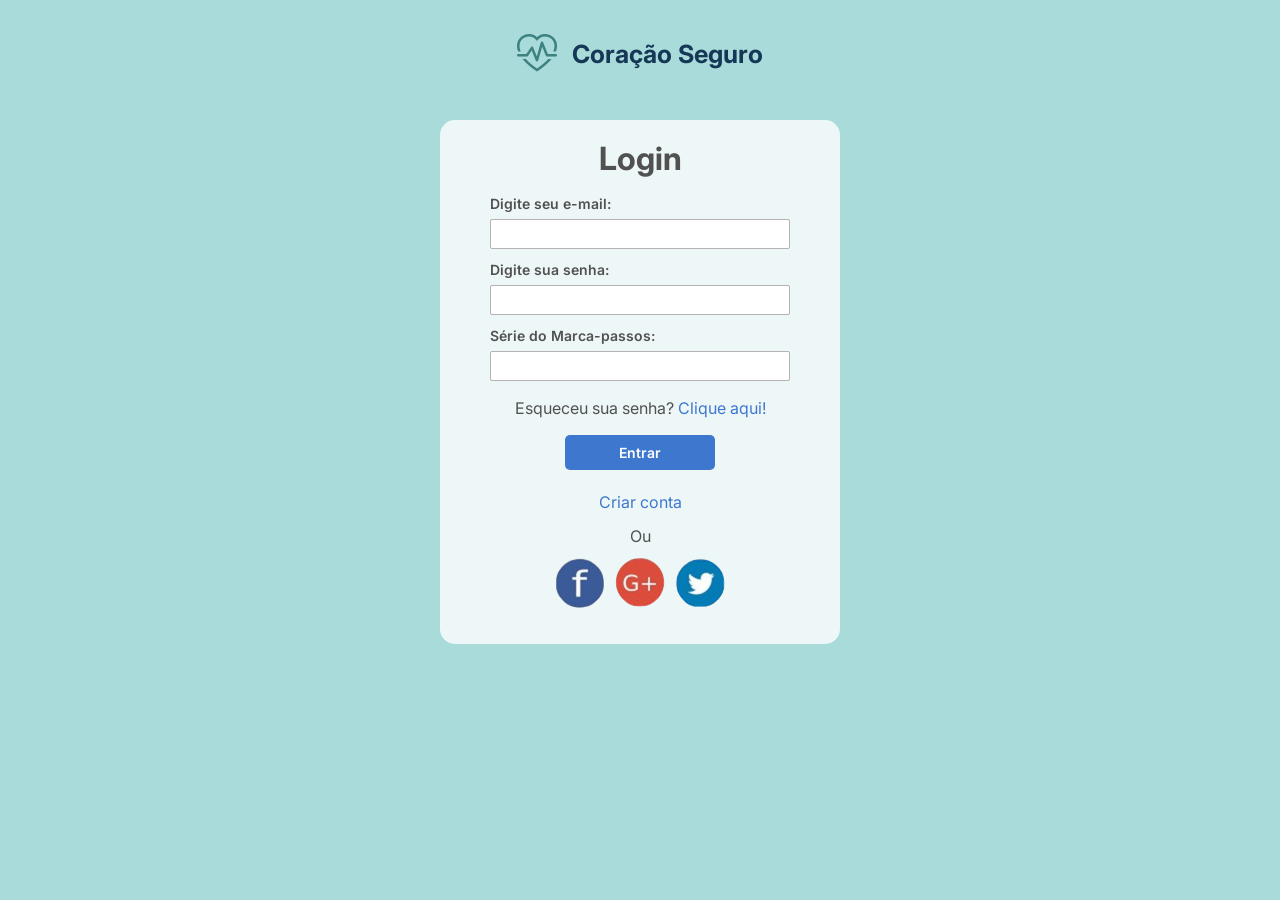
<file: index.html>
<!DOCTYPE html>
<html lang="en">
<head>
    <meta charset="UTF-8">
    <meta name="viewport" content="width=device-width, initial-scale=1.0">
    <link rel="stylesheet" href="./assets/css_pages/main.css">
    <link rel="stylesheet" href="https://cdn.jsdelivr.net/npm/bootstrap-icons@1.11.3/font/bootstrap-icons.min.css">
    <title>Coração Seguro - Login</title>
</head>
<body class="login-page">
    <!-- Conteúdo principal do site -->
    <main class="principal-login">
        <div class="logomarca-titulo-login" id="logo-Principal">
            <i class="bi bi-heart-pulse"></i>
            <h3>Coração Seguro</h3>
        </div>
        <!-- Formulário de login -->
        <form class="forms-login" action="">
            <div class="titulo">
                <h1>Login</h1>
            </div>

            <div class="container-label">
                <label for="email">Digite seu e-mail:</label>
                <input type="email" id="email">
            </div>

            <label for="senha" class="digite-senha">Digite sua senha:</label>
            <div class="container-label-2">
                <input type="password" id="senha">
            </div>

            <div class="container-label">
                <label for="number">Série do Marca-passos:</label>
                <input type="senha" id="senha">
            </div>

            <p class="esqueceu-senha">Esqueceu sua senha? 
                <a href="#">Clique aqui!</a>
            </p>

            <a class="entrar" href="./homePage.html">Entrar</a>

            <a href="./cadastro.html" class="create-account">Criar conta</a>

            <p>Ou</p>

            <div class="redes-sociais">
                <a href="https://www.facebook.com"><img src="./assets/img/facebook-50.png" alt="Facebook logo"></a>
                <a href="https://mail.google.com"><img src="./assets/img/gmail-50.png" alt="Instagram logo"></a>
                <a href="https://x.com"><img src="./assets/img/twitter-50.png" alt="Twitter logo"></a>
            </div>
        </form>
    </main>
    <script type="module" src="./assets/js_pages/main.js"></script>
</body>
</html>
</file>
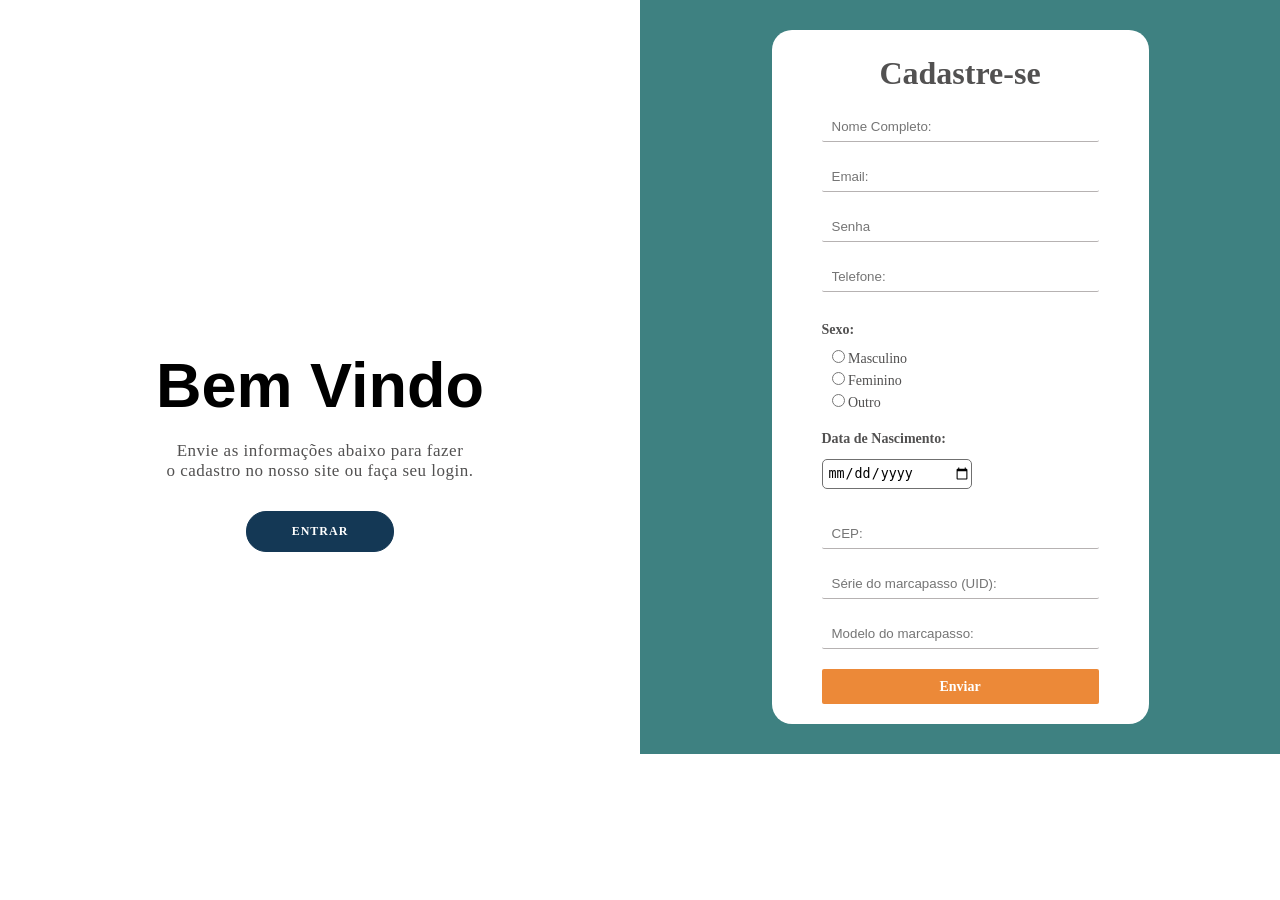
<file: cadastro.html>
<!DOCTYPE html>
<html lang="en">
<head>
    <meta charset="UTF-8">
    <meta name="viewport" content="width=device-width, initial-scale=1.0">
    <link rel="stylesheet" href="./assets/css_pages/main.css">
    <title>Coração Seguro - Cadastro</title>
</head>
<body class="body-cadastro">
    <div class="bem-vindo">
        <h1>Bem Vindo</h1>
        <p>Envie as informações abaixo para fazer<br> o cadastro no nosso site ou faça seu login.</p>
        <a href="./index.html">Entrar</a>
    </div>
    <main class="main-cadastro">
        <div class="container-geral-cadastro">

            <div class="container-form-cadastro">
                <form class="forms-cadastro" action="">
                    <div class="titulo">
                        <h1>Cadastre-se</h1>
                    </div>

                    <div class="container-label">
                        <input type="text" id="nome" placeholder="Nome Completo:">
                    </div>

                    <div class="container-label">
                        <input type="email" id="email" placeholder="Email:">
                    </div>

                    <div class="container-label">
                        <input type="password" id="senha" placeholder="Senha">
                    </div>

                    <div class="container-label">
                        <input type="text" id="telefone" placeholder="Telefone:">
                    </div>

                    <div class="form-group">
                        <p>Sexo:</p>
                        <div class="checkbox-group">
                            <label for="masculino">
                                <input type="radio" id="masculino" name="sexo" value="masculino">
                                <span>Masculino</span>
                            </label>
                            <label for="feminino">
                                <input type="radio" id="feminino" name="sexo" value="feminino">
                                <span>Feminino</span>
                            </label>
                            <label for="outro">
                                <input type="radio" id="outro" name="sexo" value="outro">
                                <span>Outro</span>
                            </label>
                        </div>
                    </div>

                    <div class="form-group">
                        <div class="date-group">
                            <label for="data-nascimento" id="data-n">Data de Nascimento:</label>
                            <input type="date" id="data-nascimento" name="data-nascimento">
                        </div>
                    </div>

                    <div class="container-label-2">
                        <input type="text" id="cidade" placeholder="CEP:">
                    </div>

                    <div class="container-label">
                        <input type="password" id="estado" placeholder="Série do marcapasso (UID):">
                    </div>

                    <div class="container-label">
                        <input type="password" id="endereco" placeholder="Modelo do marcapasso:">
                    </div>

                    <a href="./index.html" class="enviar">Enviar</a>
                </form>
            </div>
        </div>
    </main>
</body>
</html>
</file>
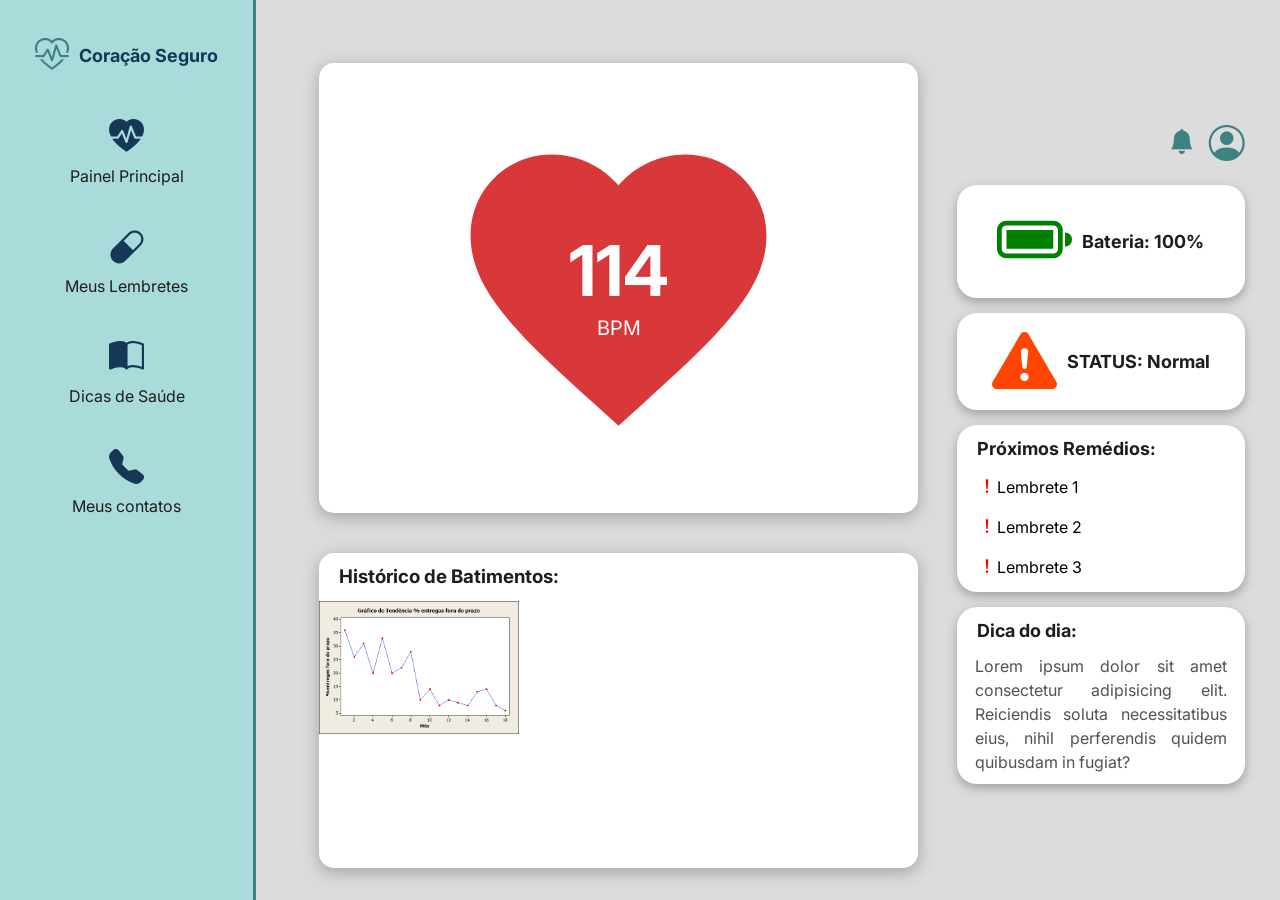
<file: homePage.html>
<!DOCTYPE html>
<html lang="en">
<head>
    <meta charset="UTF-8">
    <meta name="viewport" content="width=device-width, initial-scale=1.0">
    <title>Coração Seguro - Painel Principal</title>
    <link rel="stylesheet" href="./assets/css_pages/main.css">
    <link href="https://cdn.jsdelivr.net/npm/bootstrap-icons@1.11.1/font/bootstrap-icons.css" rel="stylesheet">
</head>
<body class="home-page">
    <button id="btn-menu">☰</button>
    <aside class="container_menu" id="menu-lateral">
        <nav>
            <div class="logomarca" id="logomarca">
                <i class="bi bi-heart-pulse"></i>
                <h3>Coração Seguro</h3>
            </div>
            <ul>
                <li>
                    <a href="#">
                        <i class="bi bi-heart-pulse-fill"></i>
                        <span>Painel Principal</span>
                    </a>
                </li>
                <li>
                    <a href="./painel_lembretes.html">
                        <i class="bi bi-capsule"></i>
                        <span>Meus Lembretes</span>
                    </a>
                </li>
                <li>
                    <a href="./painel_dicas.html">
                        <i class="bi bi-book-half"></i>
                        <span>Dicas de Saúde</span>
                    </a>
                </li>
                <li>
                    <a href="./painel_contatos.html">
                        <i class="bi bi-telephone-fill"></i>
                        <span>Meus contatos</span>
                    </a>
                </li>
            </ul>
        </nav>
    </aside>
    <main class="main-homepage">
        <div class="logomarca-titulo" id="logo-Principal">
            <i class="bi bi-heart-pulse"></i>
            <h3>Coração Seguro</h3>
        </div>

        <div class="col-esquerda">
            <section class="card-coracao">
                <svg class="heart-bg" viewBox="0 0 24 24" fill="#D9383A" xmlns="http://www.w3.org/2000/svg">
                    <path d="M12 21.35l-1.45-1.32C5.4 15.36 2 12.28 2 8.5 2 5.42 4.42 3 7.5 3c1.74 0 3.41.81 4.5 2.09C13.09 3.81 14.76 3 16.5 3 19.58 3 22 5.42 22 8.5c0 3.78-3.4 6.86-8.55 11.54L12 21.35z"/>
                </svg>  
                <div class="bpm">
                    <span class="number" id="bpm-contador">--</span> 
                    <span class="unit">BPM</span>
                </div>

                <div class="card-alerta escondido" id="card-alerta">
                    <h3>⚠ Alerta de Saúde!</h3>
                    <p id="texto-alerta">Seus batimentos estão instáveis.</p>
                    <p><strong>Você está se sentindo bem?</strong></p>
                    <div class="botoes-alerta">
                        <button id="btn-sim">Sim, estou bem.</button>
                        <button id="btn-nao">Não, preciso de ajuda.</button>
                    </div>
                </div>
            </section>

            <section class="card-grafico">
                <h3>Histórico de Batimentos:</h3>
                <img src="./assets/img/como-fazer-grafico-tendencia.png" alt="">
            </section>
        </div>

        <section class="info-section" id="infoSection">
            <div class="profile">
                <i class="bi bi-bell-fill"></i>
                <i class="bi bi-person-circle"></i>
            </div>
            <div class="bateria">
                <i class="bi bi-battery-full"></i>
                <h4>Bateria: 100%</h4>
            </div>
            <div class="status">
                <i class="bi bi-exclamation-triangle-fill"></i>
                <h4>STATUS: Normal</h4>
            </div>
            <div class="lembretes">
                <h4>Próximos Remédios:</h4>
                <div class="container">
                    <i class="bi bi-exclamation-lg"></i>
                    <span>Lembrete 1</span>
                </div>
                <div class="container">
                    <i class="bi bi-exclamation-lg"></i>
                    <span>Lembrete 2</span>
                </div>
                <div class="container">
                    <i class="bi bi-exclamation-lg"></i>
                    <span>Lembrete 3</span>
                </div>
            </div>
            <div class="dicas">
                <h4>Dica do dia:</h4>
                <p>Lorem ipsum dolor sit amet consectetur adipisicing elit. Reiciendis soluta necessitatibus eius, nihil perferendis quidem quibusdam in fugiat?</p>
            </div>
        </section>
    </main>
    <script type="module" src="./assets/js_pages/main.js"></script>
</body>
</html>
</file>
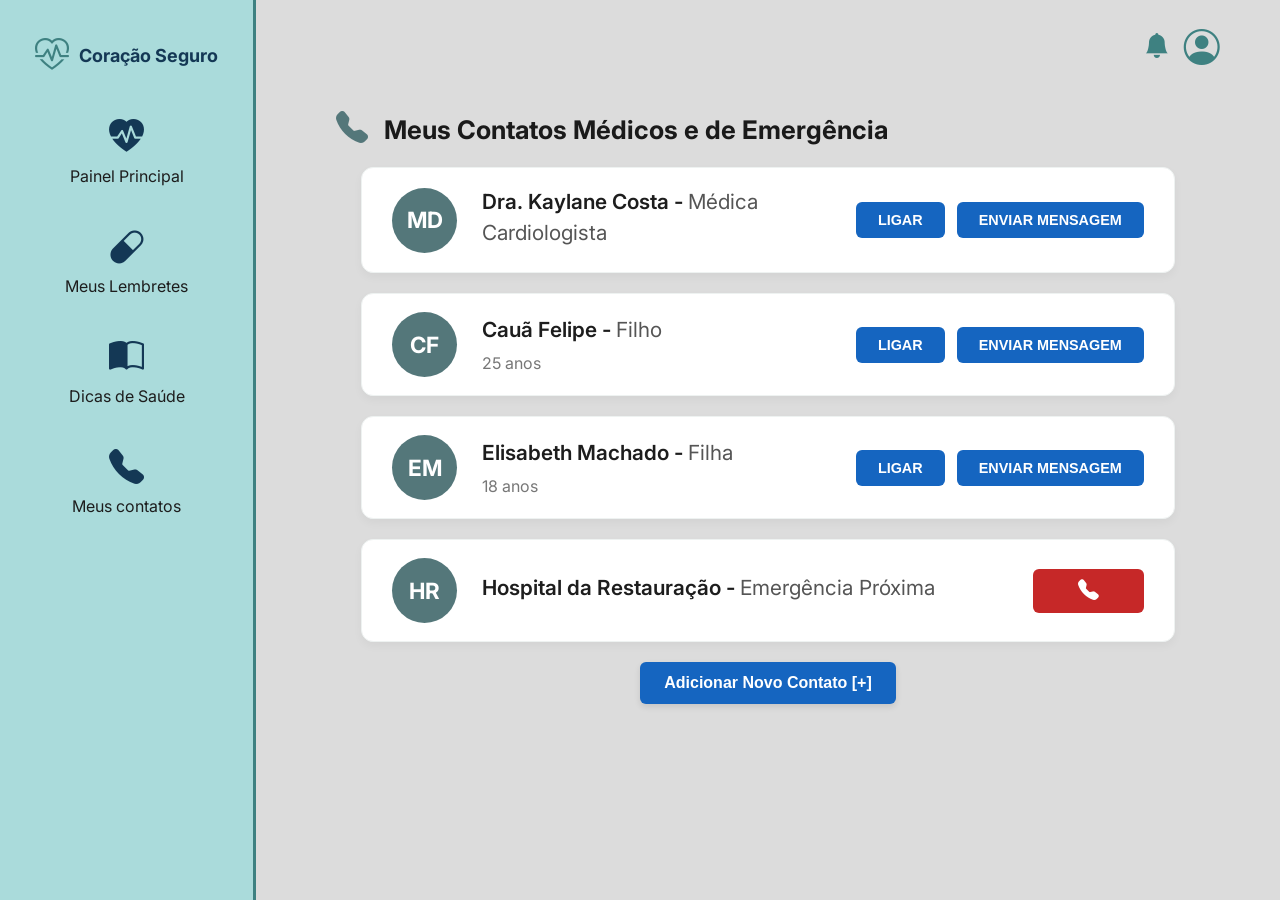
<file: painel_contatos.html>
<!DOCTYPE html>
<html lang="en">
<head>
    <meta charset="UTF-8">
    <meta name="viewport" content="width=device-width, initial-scale=1.0">
    <title>Coração Seguro - Contatos</title>
    <link rel="stylesheet" href="./assets/css_pages/main.css">
    <link href="https://cdn.jsdelivr.net/npm/bootstrap-icons@1.11.1/font/bootstrap-icons.css" rel="stylesheet">
</head>
</head>
<body class="contatos-page">
    <button id="btn-menu">☰</button>
    <aside class="container_menu" id="menu-lateral">
        <nav>
            <div class="logomarca" id="logomarca">
                <i class="bi bi-heart-pulse"></i>
                <h3>Coração Seguro</h3>
            </div>
            <ul>
                <li>
                    <a href="./homePage.html">
                        <i class="bi bi-heart-pulse-fill"></i>
                        <span>Painel Principal</span>
                    </a>
                </li>
                <li>
                    <a href="./painel_lembretes.html">
                        <i class="bi bi-capsule"></i>
                        <span>Meus Lembretes</span>
                    </a>
                </li>
                <li>
                    <a href="./painel_dicas.html">
                        <i class="bi bi-book-half"></i>
                        <span>Dicas de Saúde</span>
                    </a>
                </li>
                <li>
                    <a href="#">
                        <i class="bi bi-telephone-fill"></i>
                        <span>Meus contatos</span>
                    </a>
                </li>
            </ul>
        </nav>
    </aside>
    <main class="main-contatosPage">
        <div class="logomarca-titulo" id="logo-Principal">
            <i class="bi bi-heart-pulse"></i>
            <h3>Coração Seguro</h3>
        </div>

        <div class="profile">
            <i class="bi bi-bell-fill"></i>
            <i class="bi bi-person-circle"></i>
        </div>

        <section class="conteudo-central-contatos">
            <h2>
                <i class="bi bi-telephone-fill"></i> Meus Contatos Médicos e de Emergência
            </h2>

            <div class="lista-contatos">  
                <div class="card-contato">
                    <div class="avatar">MD</div>
                    <div class="info-contato">
                        <h4>Dra. Kaylane Costa - <span class="especialidade">Médica Cardiologista</span></h4>
                    </div>
                    <div class="botoes-acoes">
                        <button class="btn-acao azul">LIGAR</button>
                        <button class="btn-acao azul">ENVIAR MENSAGEM</button>
                    </div>
                </div>

                <div class="card-contato">
                    <div class="avatar">CF</div>
                    <div class="info-contato">
                        <h4>Cauã Felipe - <span class="parentesco">Filho</span></h4>
                        <p>25 anos</p>
                    </div>
                    <div class="botoes-acoes">
                        <button class="btn-acao azul">LIGAR</button>
                        <button class="btn-acao azul">ENVIAR MENSAGEM</button>
                    </div>
                </div>

                <div class="card-contato">
                    <div class="avatar">EM</div>
                    <div class="info-contato">
                        <h4>Elisabeth Machado - <span class="parentesco">Filha</span></h4>
                        <p>18 anos</p>
                    </div>
                    <div class="botoes-acoes">
                        <button class="btn-acao azul">LIGAR</button>
                        <button class="btn-acao azul">ENVIAR MENSAGEM</button>
                    </div>
                </div>

                <div class="card-contato">
                    <div class="avatar">HR</div>
                    <div class="info-contato">
                        <h4>Hospital da Restauração - <span class="urgencia">Emergência Próxima</span></h4>
                    </div>
                    <div class="botoes-acoes">
                        <button class="btn-acao vermelho"><i class="bi bi-telephone-fill"></i></button>
                    </div>
                </div>
            </div>
            <button class="btn-adicionar">Adicionar Novo Contato [+]</button>
        </section>
    </main>
</body>
<script type="module" src="./assets//js_pages/main.js"></script>
</html>
</file>
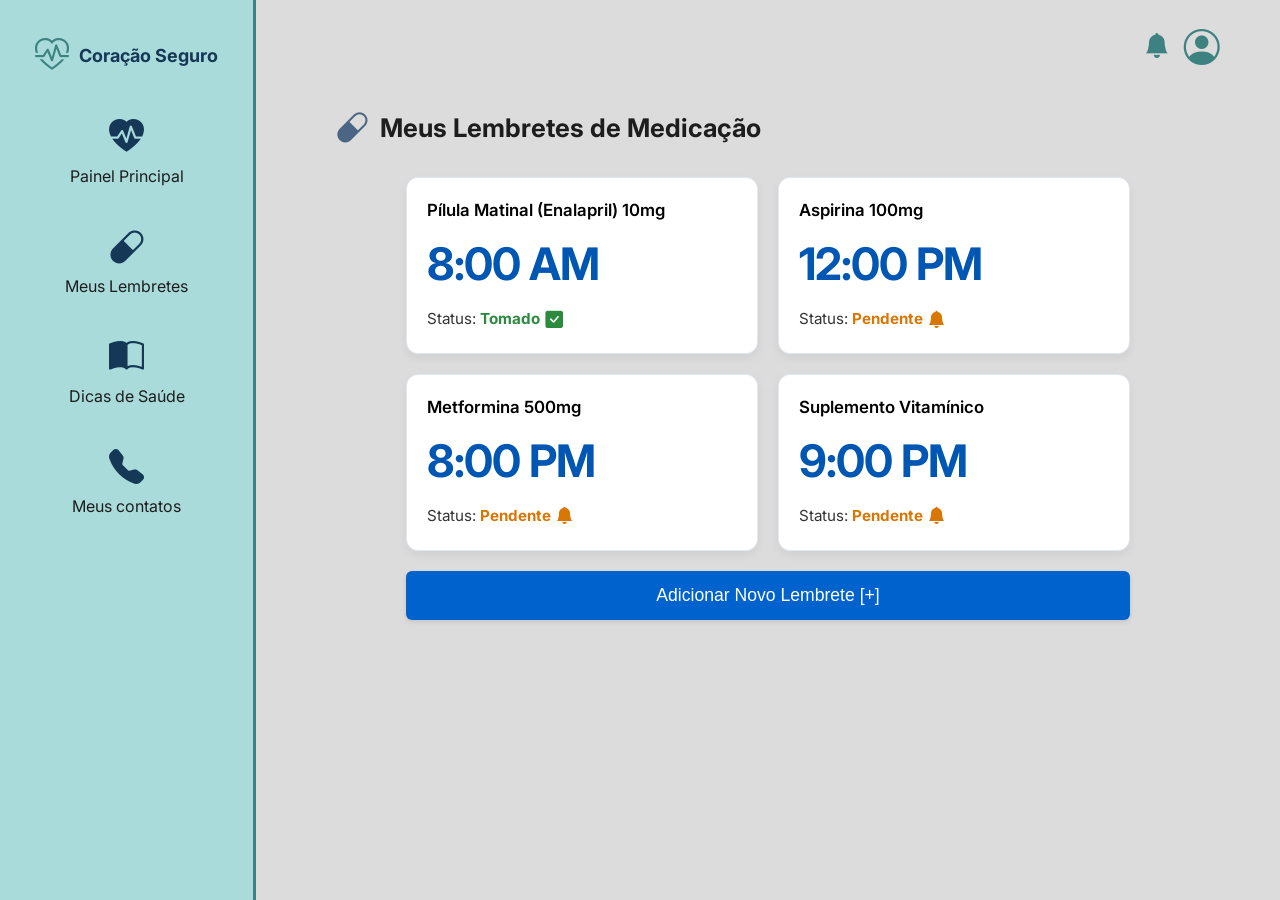
<file: painel_lembretes.html>
<!DOCTYPE html>
<html lang="en">
<head>
    <meta charset="UTF-8">
    <meta name="viewport" content="width=device-width, initial-scale=1.0">
    <title>Coração Seguro - Lembretes</title>
    <link rel="stylesheet" href="./assets/css_pages/main.css">
    <link href="https://cdn.jsdelivr.net/npm/bootstrap-icons@1.11.1/font/bootstrap-icons.css" rel="stylesheet">
</head>
<body class="lembretes-page">
    <button id="btn-menu">☰</button>
    <aside class="container_menu" id="menu-lateral">
        <nav>
            <div class="logomarca" id="logomarca">
                <i class="bi bi-heart-pulse"></i>
                <h3>Coração Seguro</h3>
            </div>
            <ul>
                <li>
                    <a href="./homePage.html">
                        <i class="bi bi-heart-pulse-fill"></i>
                        <span>Painel Principal</span>
                    </a>
                </li>
                <li>
                    <a href="#">
                        <i class="bi bi-capsule"></i>
                        <span>Meus Lembretes</span>
                    </a>
                </li>
                <li>
                    <a href="./painel_dicas.html">
                        <i class="bi bi-book-half"></i>
                        <span>Dicas de Saúde</span>
                    </a>
                </li>
                <li>
                    <a href="./painel_contatos.html">
                        <i class="bi bi-telephone-fill"></i>
                        <span>Meus contatos</span>
                    </a>
                </li>
            </ul>
        </nav>
    </aside>
    <main class="main-lembretesPage">
        <div class="logomarca-titulo" id="logo-Principal">
            <i class="bi bi-heart-pulse"></i>
            <h3>Coração Seguro</h3>
        </div>

        <!-- Configurações de Página Abaixo: -->
        <div class="profile">
            <i class="bi bi-bell-fill"></i>
            <i class="bi bi-person-circle"></i>
        </div>

        <div class="conteudo-central-lembretes">
            
            <div class="titulo-pagina-lembretes">
                <i class="bi bi-capsule"></i>
                <h2>Meus Lembretes de Medicação</h2>
            </div>

            <div class="grade-remedios">
                
                <div class="card-remedio">
                    <h4>Pílula Matinal (Enalapril) 10mg</h4>
                    <div class="horario">8:00 AM</div>
                    <div class="status-container">
                        <span>Status: <strong class="status-tomado">Tomado</strong></span>
                        <i class="bi bi-check-square-fill checked-icon"></i>
                    </div>
                </div>

                <div class="card-remedio">
                    <h4>Aspirina 100mg</h4>
                    <div class="horario">12:00 PM</div>
                    <div class="status-container">
                        <span>Status: <strong class="status-pendente">Pendente</strong></span>
                        <i class="bi bi-bell-fill alert-icon"></i>
                    </div>
                </div>

                <div class="card-remedio">
                    <h4>Metformina 500mg</h4>
                    <div class="horario">8:00 PM</div>
                    <div class="status-container">
                        <span>Status: <strong class="status-pendente">Pendente</strong></span>
                        <i class="bi bi-bell-fill alert-icon"></i>
                    </div>
                </div>

                <div class="card-remedio">
                    <h4>Suplemento Vitamínico</h4>
                    <div class="horario">9:00 PM</div>
                    <div class="status-container">
                        <span>Status: <strong class="status-pendente">Pendente</strong></span>
                        <i class="bi bi-bell-fill alert-icon"></i>
                    </div>
                </div>

            </div>

            <button class="botao-adicionar">Adicionar Novo Lembrete [+]</button>
        </div>
    </main>
</body>
<script type="module" src="./assets/js_pages/main.js"></script>
</html>
</file>
<file: assets/css_pages/main.css>
/* 1. Configurações de Base e Reset (Mesmo nível de pasta) */
@import url("./variables.css");
@import url("./login.css");
@import url("./cadastro.css");
@import url("./homePage.css");
@import url("./dicas.css");
@import url("./lembretes.css");
@import url("./contatos.css");

/* 2. Componentes Isolados (Entrando na subpasta) */
@import url("./components/side_bar.css");
@import url("./components/coracao.css");
@import url("./components/graficos.css");
@import url("./components/info-section.css");
@import url("./components/col-esquerda.css");
</file>
